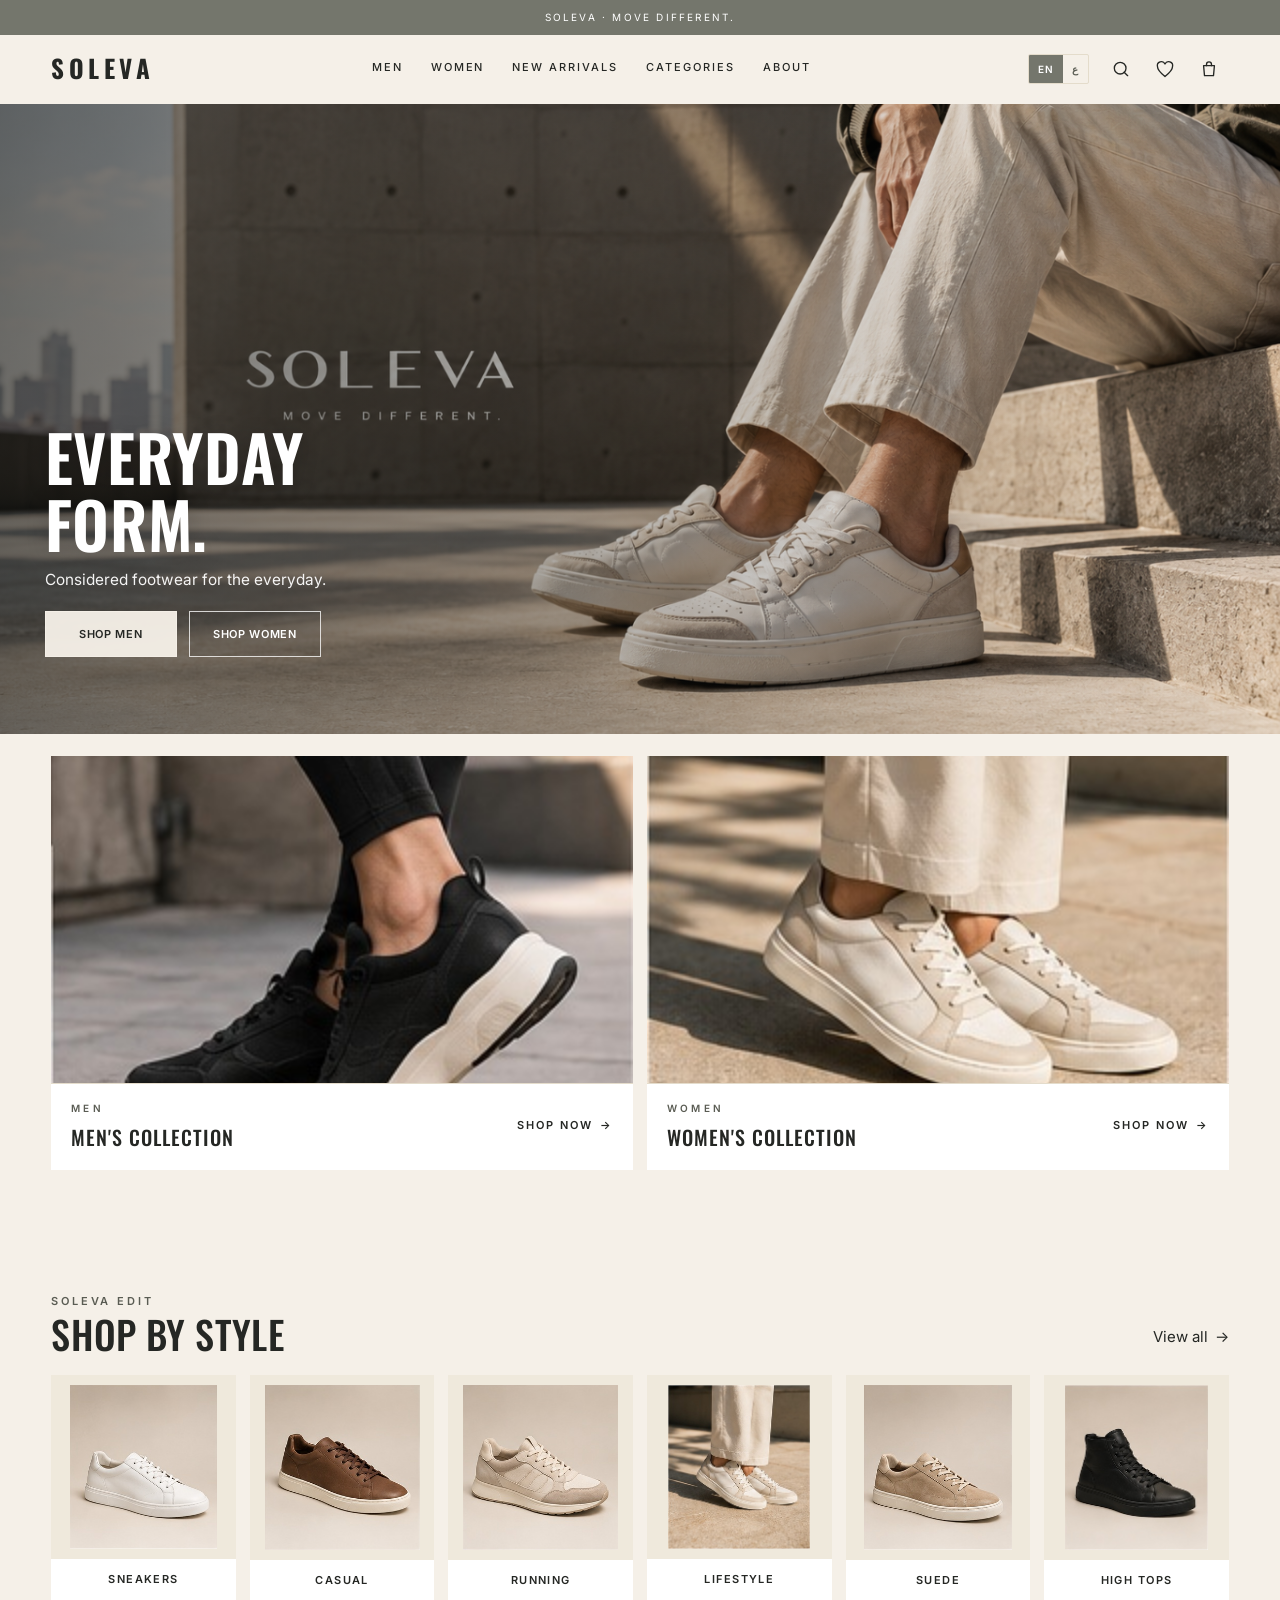
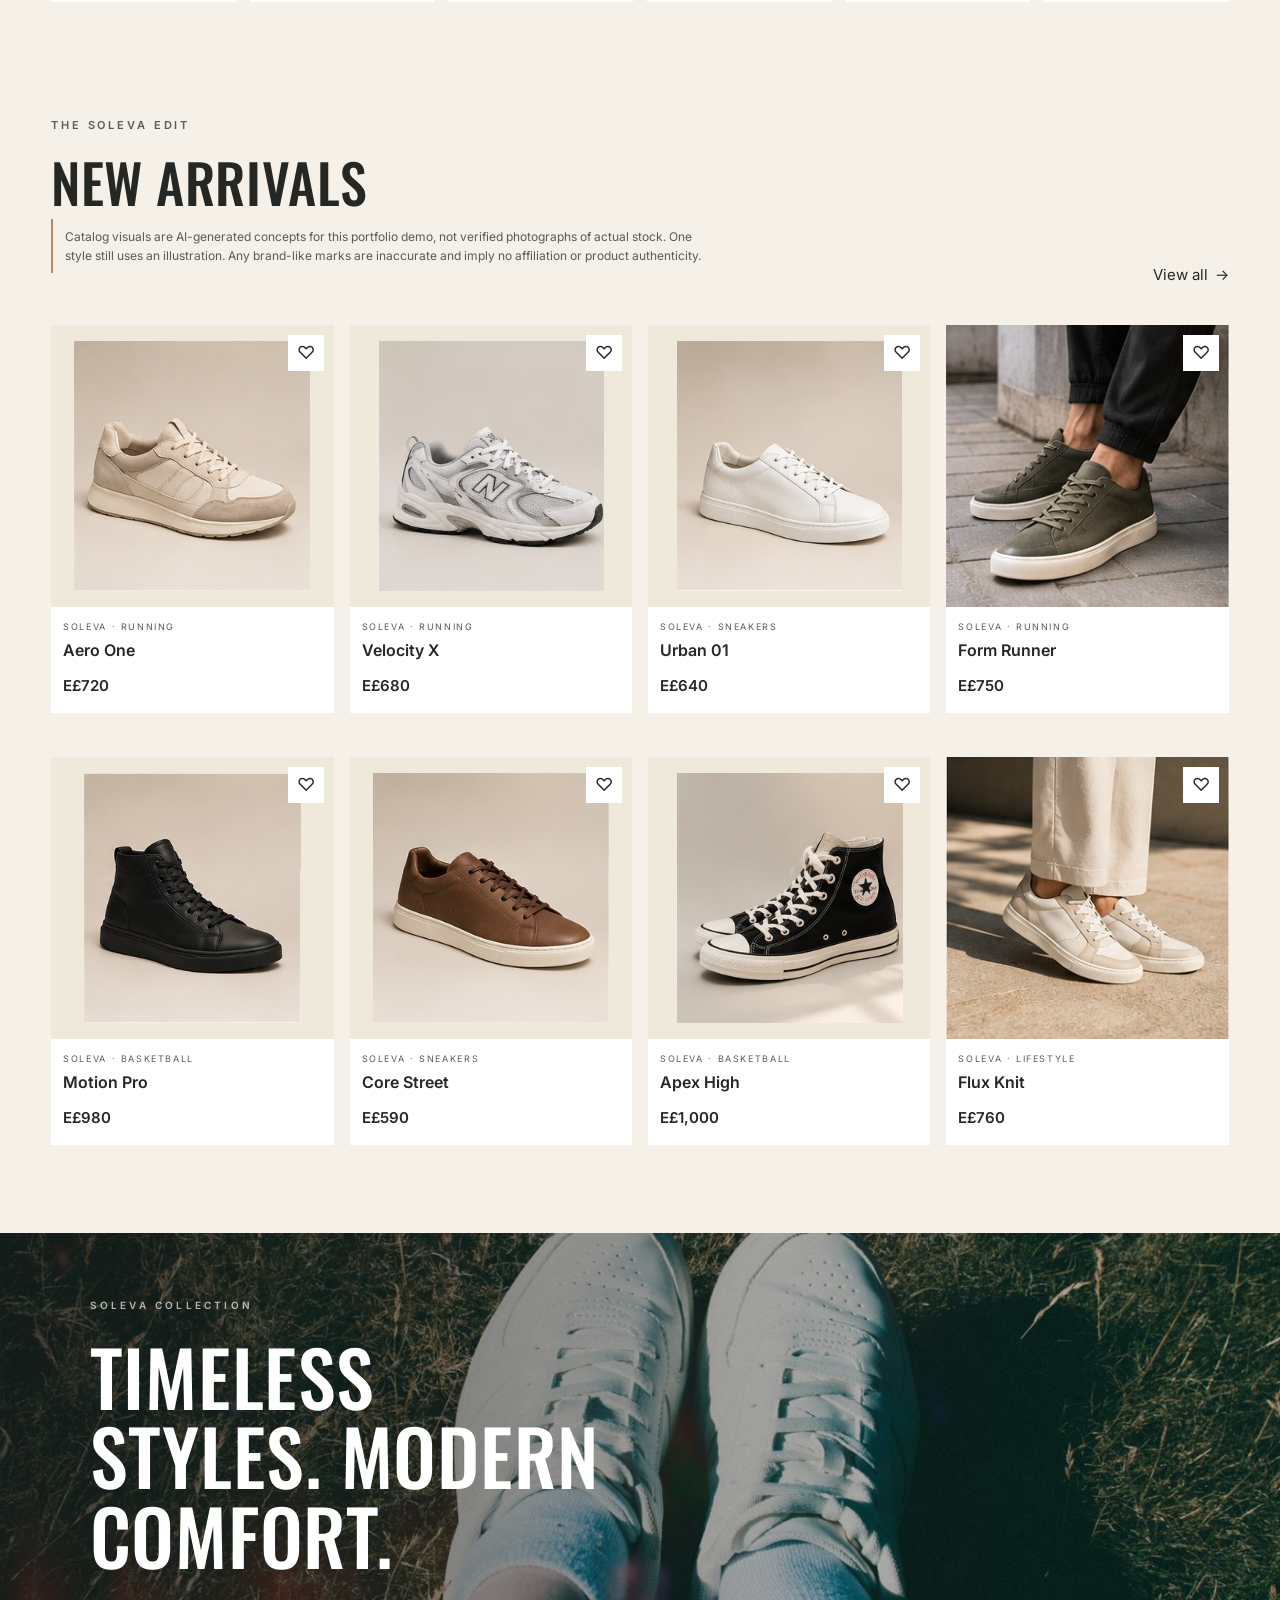
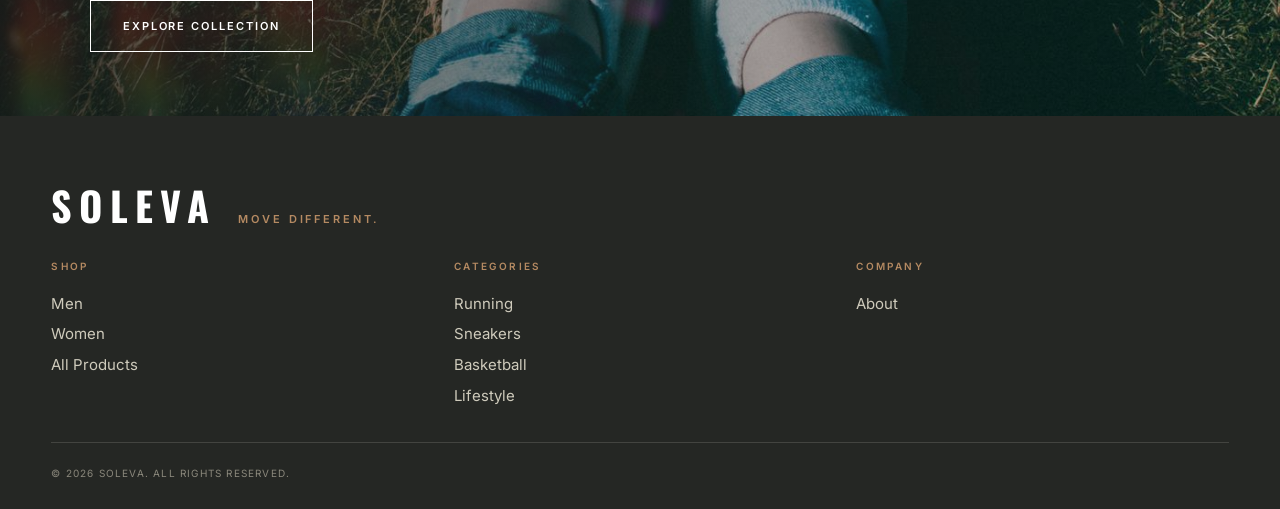
<file: index.html>
<!DOCTYPE html>
<html lang="en">
<head>
<meta charset="utf-8"><meta name="viewport" content="width=device-width,initial-scale=1">
<script>/* pre-paint language restore (avoids dir flash) */try{var L=localStorage.getItem('soleva_lang');if(L!=='ar'&&L!=='en')L='en';document.documentElement.lang=L;document.documentElement.dir=L==='ar'?'rtl':'ltr'}catch(e){document.documentElement.lang='en';document.documentElement.dir='ltr'}</script>
<meta name="theme-color" content="#F5F0E8">
<title>SOLEVA — Move Different</title>
<meta name="description" content="SOLEVA is a modern premium footwear brand for men and women — running, sneakers, basketball and lifestyle. Move different.">
<meta property="og:title" content="SOLEVA — Premium Footwear"><meta property="og:description" content="Modern premium footwear for men and women. Move different."><meta property="og:type" content="website">
<link rel="icon" href="data:image/svg+xml,%3Csvg xmlns='http://www.w3.org/2000/svg' viewBox='0 0 32 32'%3E%3Crect width='32' height='32' fill='%2374766C'/%3E%3Ctext x='16' y='23' font-family='Arial,sans-serif' font-size='17' font-weight='bold' fill='%23F5F0E8' text-anchor='middle'%3ES%3C/text%3E%3C/svg%3E">
<link rel="preconnect" href="https://fonts.googleapis.com"><link rel="preconnect" href="https://fonts.gstatic.com" crossorigin>
<link rel="preload" as="style" href="https://fonts.googleapis.com/css2?family=Cairo:wght@400;500;600;700&family=Inter:wght@400;500;600&family=Oswald:wght@500;700&display=swap"><link rel="stylesheet" href="https://fonts.googleapis.com/css2?family=Cairo:wght@400;500;600;700&family=Inter:wght@400;500;600&family=Oswald:wght@500;700&display=swap" media="print" onload="this.media='all'"><noscript><link rel="stylesheet" href="https://fonts.googleapis.com/css2?family=Inter:wght@400;500;600&display=swap"></noscript>
<link rel="stylesheet" href="css/style.css">
</head>
<body data-page="home">
<div id="hdr"></div>
<main id="main">
<section class="hero" aria-label="SOLEVA collection"><div class="hin"><h1><span data-i18n="hero.title1">Everyday</span><span data-i18n="hero.title2">form.</span></h1><p class="lead" data-i18n="hero.lead">Considered footwear for the everyday.</p><div class="btns"><a class="btn" href="shop.html?gender=Men"><b data-i18n="hero.shopmen">Shop Men</b></a><a class="btn ghost" href="shop.html?gender=Women"><b data-i18n="hero.shopwomen">Shop Women</b></a></div></div></section>
<section class="sec duo-sec" aria-label="Shop men and women"><div class="duo"><a class="duocard reveal" href="shop.html?gender=Men"><div class="dimg"><img data-p="14" data-i="0" loading="lazy" data-i18n-alt="duo.men.alt" alt="Men's collection editorial footwear"></div><div class="dinf"><div><p class="eye" data-i18n="nav.men">Men</p><h3 data-i18n="duo.men.h">Men's Collection</h3></div><span class="lnkarrow" data-i18n="duo.men.cta">Shop Now</span></div></a><a class="duocard reveal" href="shop.html?gender=Women"><div class="dimg"><img data-p="8" data-i="0" loading="lazy" data-i18n-alt="duo.women.alt" alt="Women's collection editorial footwear"></div><div class="dinf"><div><p class="eye" data-i18n="nav.women">Women</p><h3 data-i18n="duo.women.h">Women's Collection</h3></div><span class="lnkarrow" data-i18n="duo.women.cta">Shop Now</span></div></a></div></section>
<section class="sec style-sec" aria-label="Shop by style"><div class="shead"><div><p class="lab" data-i18n="style.kicker">SOLEVA EDIT</p><h2 data-i18n="cats.lab">Shop by Style</h2></div><a class="lnkarrow" href="shop.html" data-i18n="gen.viewall">View all</a></div><div class="style-grid"><a class="style-card reveal" href="product.html?id=3"><div class="style-img"><img data-p="3" data-i="0" loading="lazy" data-i18n-alt="style.sneakers.alt" alt="Minimal white sneaker concept"></div><span data-i18n="style.sneakers">Sneakers</span></a><a class="style-card reveal" href="product.html?id=6"><div class="style-img"><img data-p="6" data-i="0" loading="lazy" data-i18n-alt="style.casual.alt" alt="Brown casual sneaker concept"></div><span data-i18n="style.casual">Casual</span></a><a class="style-card reveal" href="product.html?id=1"><div class="style-img"><img data-p="1" data-i="0" loading="lazy" data-i18n-alt="style.running.alt" alt="Neutral running shoe concept"></div><span data-i18n="style.running">Running</span></a><a class="style-card reveal" href="product.html?id=8"><div class="style-img"><img data-p="8" data-i="0" loading="lazy" data-i18n-alt="style.lifestyle.alt" alt="Lifestyle sneaker concept"></div><span data-i18n="style.lifestyle">Lifestyle</span></a><a class="style-card reveal" href="product.html?id=13"><div class="style-img"><img data-p="13" data-i="0" loading="lazy" data-i18n-alt="style.suede.alt" alt="Neutral suede sneaker concept"></div><span data-i18n="style.suede">Suede</span></a><a class="style-card reveal" href="product.html?id=5"><div class="style-img"><img data-p="5" data-i="0" loading="lazy" data-i18n-alt="style.highTop.alt" alt="Black high-top concept"></div><span data-i18n="style.highTop">High Tops</span></a></div></section>
<section class="sec collection-sec" id="collection"><div class="shead"><div><p class="lab" data-i18n="collection.kicker">THE SOLEVA EDIT</p><h2 data-i18n="sec.new">New Arrivals</h2><p class="sub photo-note" data-i18n="catalog.photoNote">AI-generated concept images for a portfolio demo, not photographs of actual stock products.</p></div><a class="lnkarrow" href="shop.html" data-i18n="gen.viewall">View all</a></div><div class="grid" id="newGrid"></div></section>
<section class="campaign reveal" id="about"><img src="assets/photography/lifestyle-white-sneakers.jpeg" loading="lazy" alt="Lifestyle photograph of white sneakers outdoors; editorial reference, not a catalog product image"><div class="campaign-copy"><p class="eye" data-i18n="campaign.kicker">SOLEVA COLLECTION</p><h2 data-i18n="campaign.h">Timeless styles. Modern comfort.</h2><a class="btn ghost" href="shop.html" data-i18n="campaign.cta">Explore collection</a></div></section>
</main>
<div id="ftr"></div>
<script src="js/i18n.js"></script><script src="js/products.js"></script><script src="js/app.js"></script>
</body>
</html>
</file>
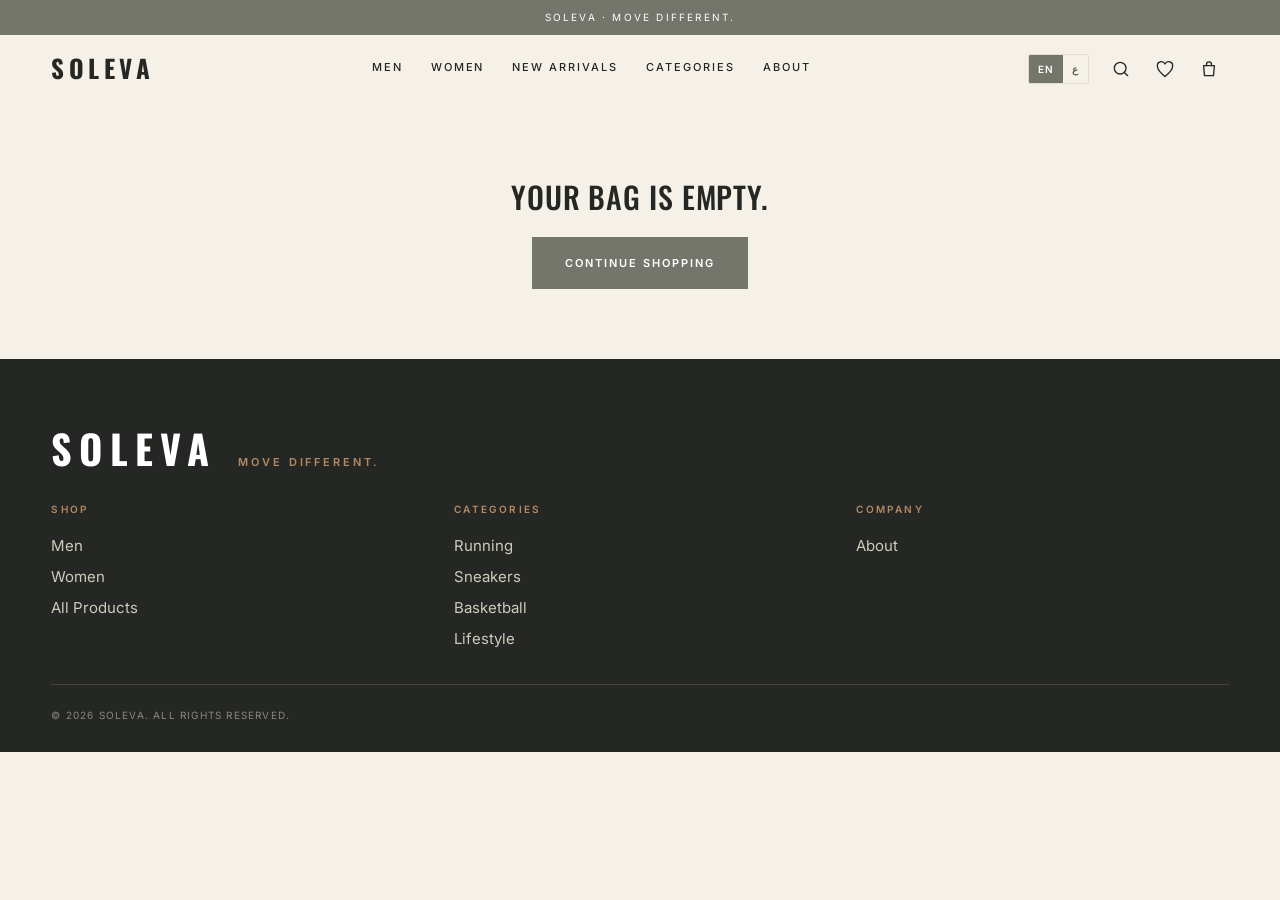
<file: checkout.html>
<!DOCTYPE html>
<html lang="en">
<head>
<meta charset="utf-8"><meta name="viewport" content="width=device-width,initial-scale=1">
<script>/* pre-paint language restore (avoids dir flash) */try{var L=localStorage.getItem('soleva_lang');if(L!=='ar'&&L!=='en')L='en';document.documentElement.lang=L;document.documentElement.dir=L==='ar'?'rtl':'ltr'}catch(e){document.documentElement.lang='en';document.documentElement.dir='ltr'}</script>
<meta name="theme-color" content="#F5F0E8">
<title>Checkout — SOLEVA</title>
<meta name="description" content="Secure SOLEVA checkout.">
<meta property="og:title" content="Checkout — SOLEVA"><meta property="og:description" content="Secure SOLEVA checkout."><meta property="og:type" content="website">
<link rel="icon" href="data:image/svg+xml,%3Csvg xmlns='http://www.w3.org/2000/svg' viewBox='0 0 32 32'%3E%3Crect width='32' height='32' fill='%2374766C'/%3E%3Ctext x='16' y='23' font-family='Arial,sans-serif' font-size='17' font-weight='bold' fill='%23F5F0E8' text-anchor='middle'%3ES%3C/text%3E%3C/svg%3E">
<link rel="preconnect" href="https://fonts.googleapis.com"><link rel="preconnect" href="https://fonts.gstatic.com" crossorigin>
<link rel="preload" as="style" href="https://fonts.googleapis.com/css2?family=Cairo:wght@400;500;600;700&family=Inter:wght@400;500;600&family=Oswald:wght@500;700&display=swap"><link rel="stylesheet" href="https://fonts.googleapis.com/css2?family=Cairo:wght@400;500;600;700&family=Inter:wght@400;500;600&family=Oswald:wght@500;700&display=swap" media="print" onload="this.media='all'"><noscript><link rel="stylesheet" href="https://fonts.googleapis.com/css2?family=Inter:wght@400;500;600&display=swap"></noscript>
<link rel="stylesheet" href="css/style.css">
</head>
<body data-page="checkout">
<div id="hdr"></div>
<main id="main"><div id="cmain"></div></main>
<div id="ftr"></div>
<script src="js/i18n.js"></script><script src="js/products.js"></script><script src="js/app.js"></script>
</body>
</html>
</file>
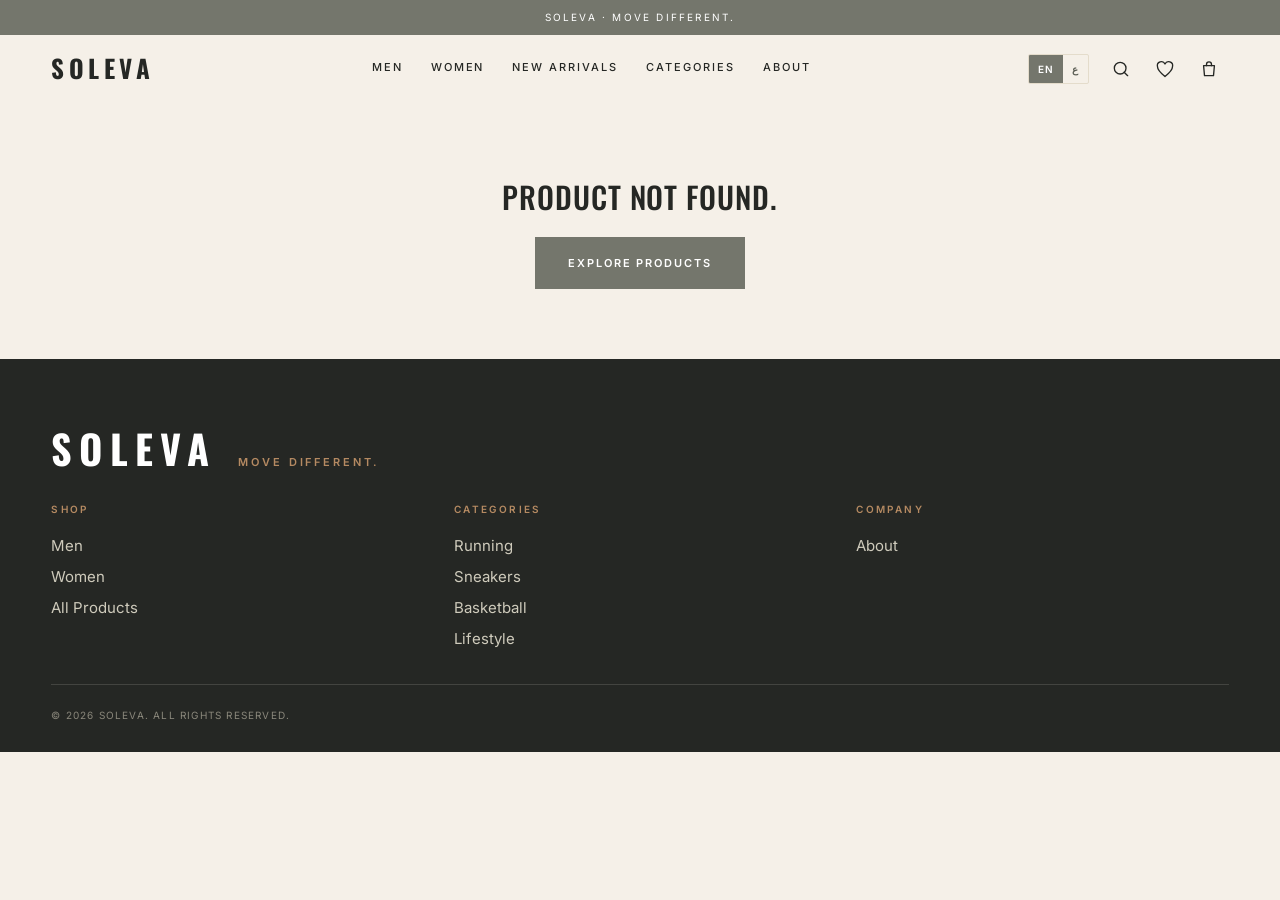
<file: product.html>
<!DOCTYPE html>
<html lang="en">
<head>
<meta charset="utf-8"><meta name="viewport" content="width=device-width,initial-scale=1">
<script>/* pre-paint language restore (avoids dir flash) */try{var L=localStorage.getItem('soleva_lang');if(L!=='ar'&&L!=='en')L='en';document.documentElement.lang=L;document.documentElement.dir=L==='ar'?'rtl':'ltr'}catch(e){document.documentElement.lang='en';document.documentElement.dir='ltr'}</script>
<meta name="theme-color" content="#F5F0E8">
<title>Product — SOLEVA</title>
<meta name="description" content="SOLEVA footwear product details.">
<meta property="og:title" content="Product — SOLEVA"><meta property="og:description" content="SOLEVA footwear product details."><meta property="og:type" content="website">
<link rel="icon" href="data:image/svg+xml,%3Csvg xmlns='http://www.w3.org/2000/svg' viewBox='0 0 32 32'%3E%3Crect width='32' height='32' fill='%2374766C'/%3E%3Ctext x='16' y='23' font-family='Arial,sans-serif' font-size='17' font-weight='bold' fill='%23F5F0E8' text-anchor='middle'%3ES%3C/text%3E%3C/svg%3E">
<link rel="preconnect" href="https://fonts.googleapis.com"><link rel="preconnect" href="https://fonts.gstatic.com" crossorigin>
<link rel="preload" as="style" href="https://fonts.googleapis.com/css2?family=Cairo:wght@400;500;600;700&family=Inter:wght@400;500;600&family=Oswald:wght@500;700&display=swap"><link rel="stylesheet" href="https://fonts.googleapis.com/css2?family=Cairo:wght@400;500;600;700&family=Inter:wght@400;500;600&family=Oswald:wght@500;700&display=swap" media="print" onload="this.media='all'"><noscript><link rel="stylesheet" href="https://fonts.googleapis.com/css2?family=Inter:wght@400;500;600&display=swap"></noscript>
<link rel="stylesheet" href="css/style.css">
</head>
<body data-page="product">
<div id="hdr"></div>
<main id="main"><div id="pmain"></div></main>
<div id="ftr"></div>
<script src="js/i18n.js"></script><script src="js/products.js"></script><script src="js/app.js"></script>
</body>
</html>
</file>
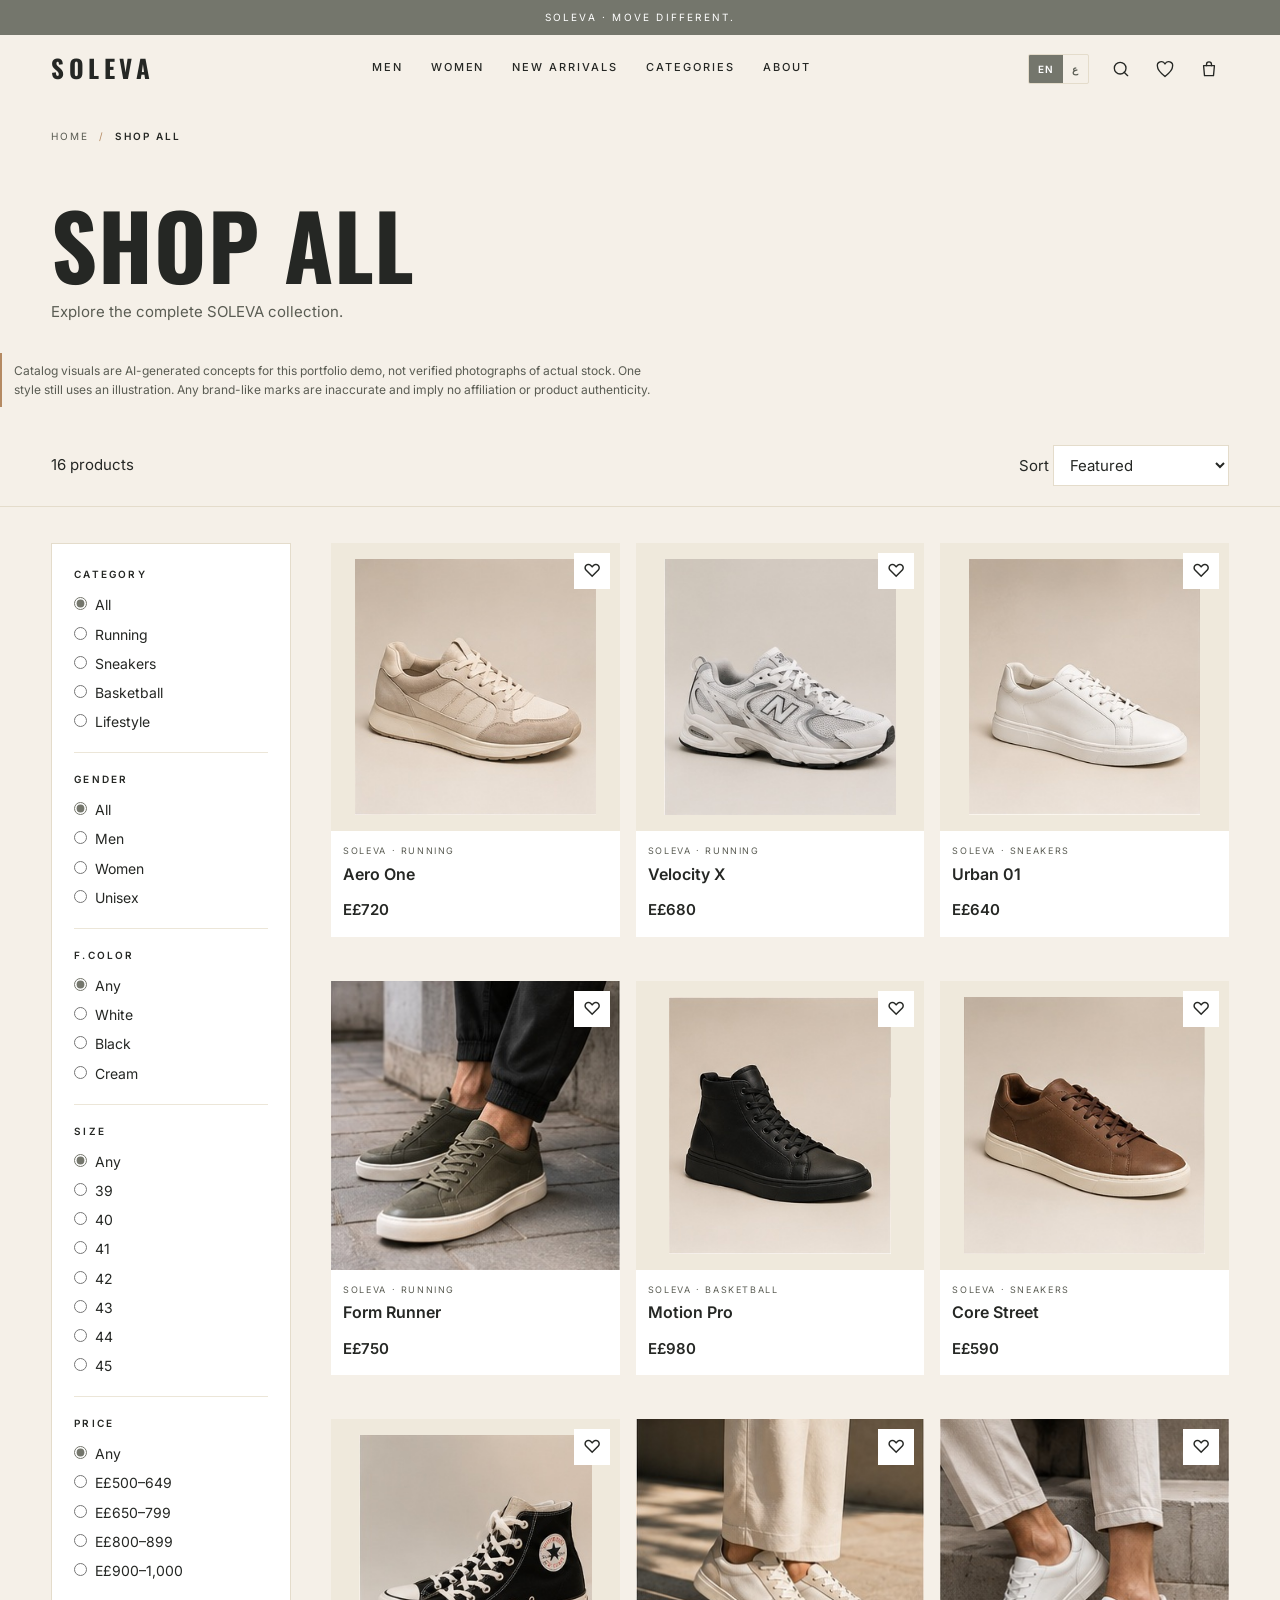
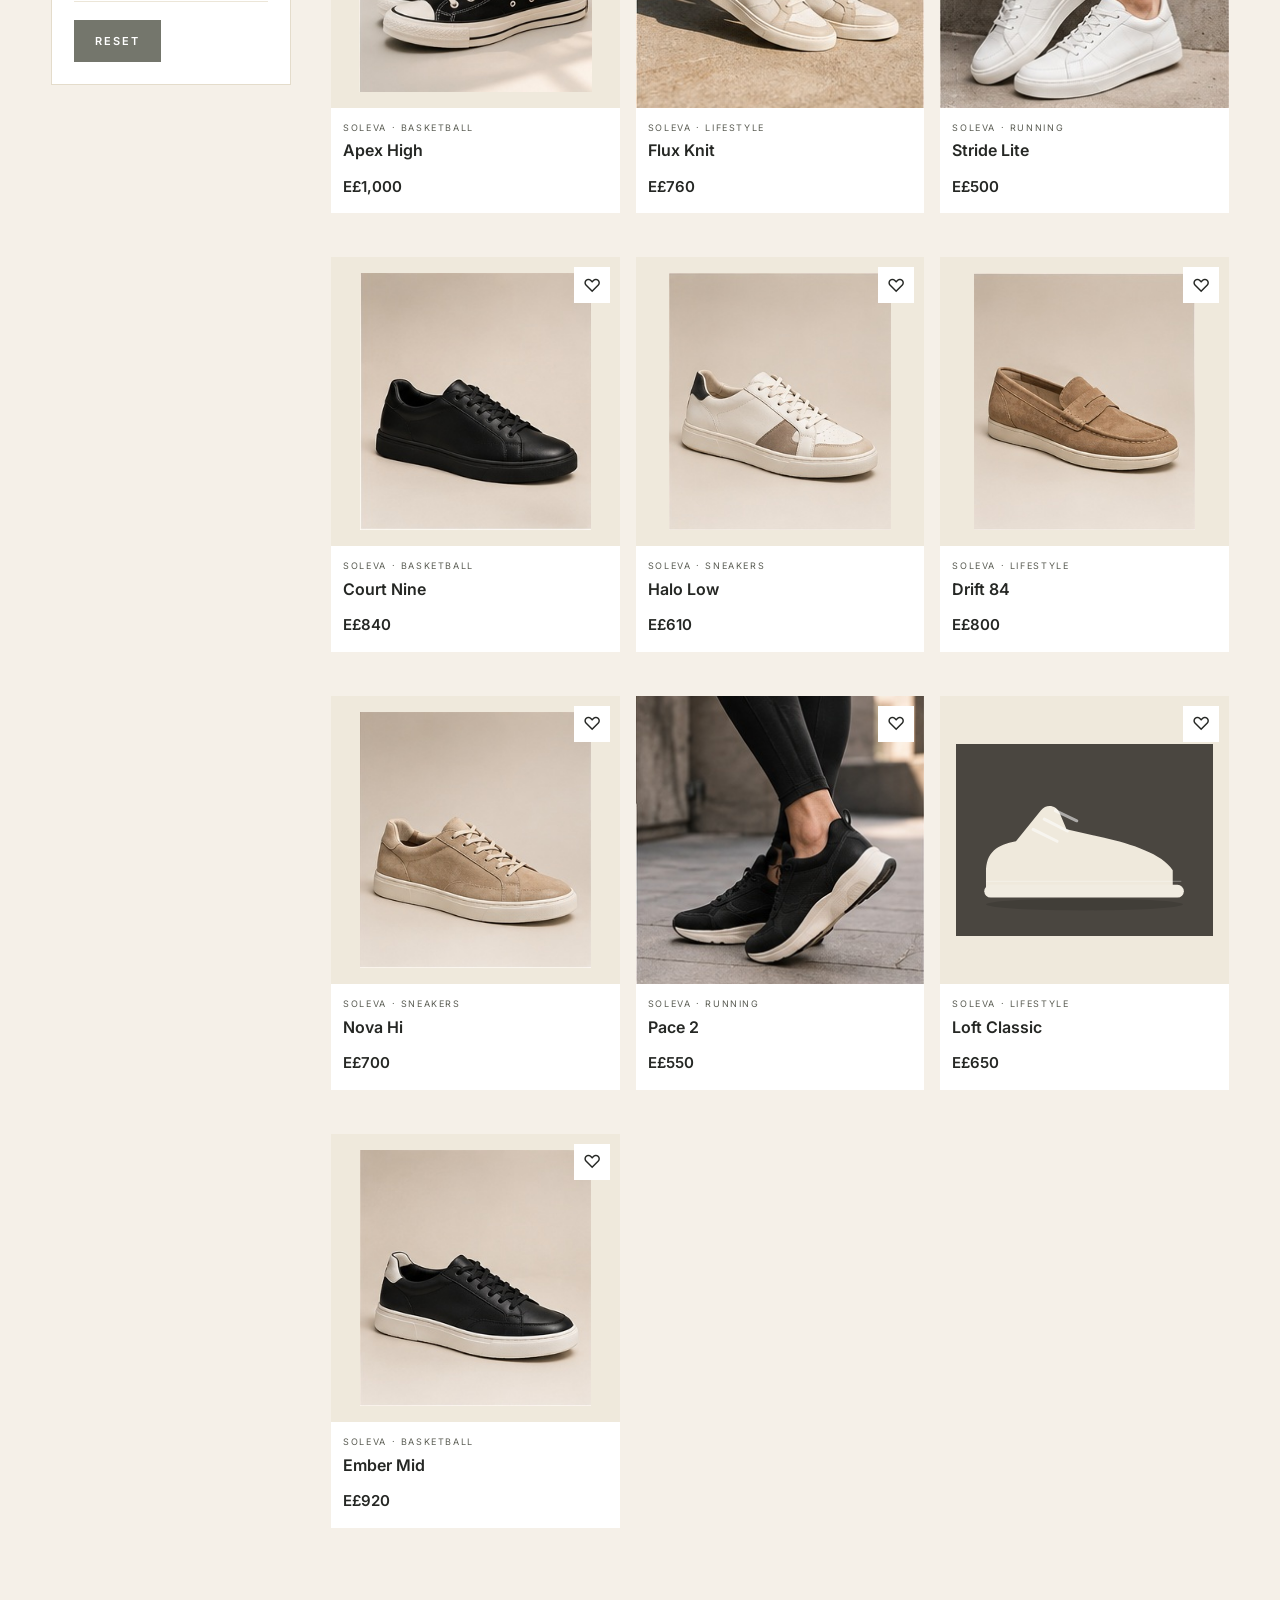
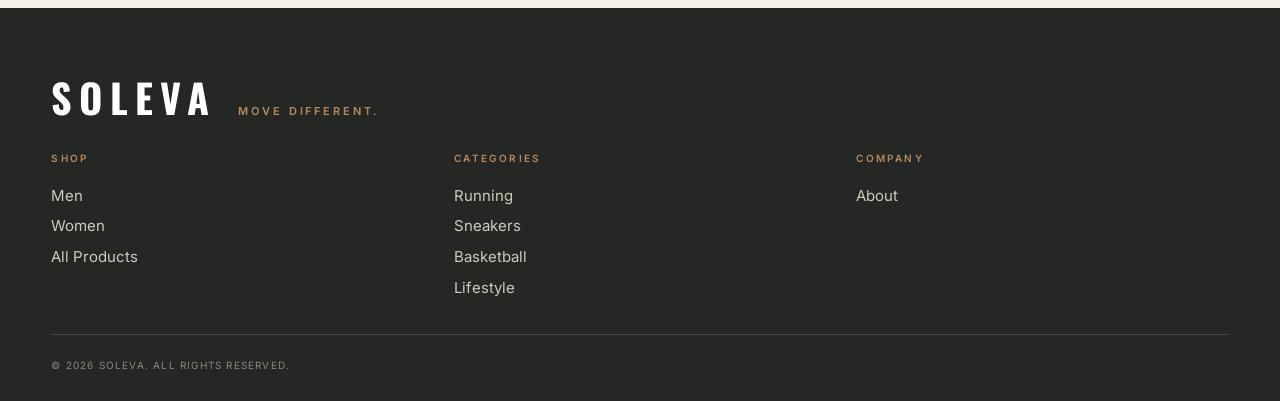
<file: shop.html>
<!DOCTYPE html>
<html lang="en">
<head>
<meta charset="utf-8"><meta name="viewport" content="width=device-width,initial-scale=1">
<script>/* pre-paint language restore (avoids dir flash) */try{var L=localStorage.getItem('soleva_lang');if(L!=='ar'&&L!=='en')L='en';document.documentElement.lang=L;document.documentElement.dir=L==='ar'?'rtl':'ltr'}catch(e){document.documentElement.lang='en';document.documentElement.dir='ltr'}</script>
<meta name="theme-color" content="#F5F0E8">
<title>Shop All — SOLEVA</title>
<meta name="description" content="Explore the complete SOLEVA footwear collection: running, sneakers, basketball and lifestyle.">
<meta property="og:title" content="Shop All — SOLEVA"><meta property="og:description" content="Explore the complete SOLEVA footwear collection."><meta property="og:type" content="website">
<link rel="icon" href="data:image/svg+xml,%3Csvg xmlns='http://www.w3.org/2000/svg' viewBox='0 0 32 32'%3E%3Crect width='32' height='32' fill='%2374766C'/%3E%3Ctext x='16' y='23' font-family='Arial,sans-serif' font-size='17' font-weight='bold' fill='%23F5F0E8' text-anchor='middle'%3ES%3C/text%3E%3C/svg%3E">
<link rel="preconnect" href="https://fonts.googleapis.com"><link rel="preconnect" href="https://fonts.gstatic.com" crossorigin>
<link rel="preload" as="style" href="https://fonts.googleapis.com/css2?family=Cairo:wght@400;500;600;700&family=Inter:wght@400;500;600&family=Oswald:wght@500;700&display=swap"><link rel="stylesheet" href="https://fonts.googleapis.com/css2?family=Cairo:wght@400;500;600;700&family=Inter:wght@400;500;600&family=Oswald:wght@500;700&display=swap" media="print" onload="this.media='all'"><noscript><link rel="stylesheet" href="https://fonts.googleapis.com/css2?family=Inter:wght@400;500;600&display=swap"></noscript>
<link rel="stylesheet" href="css/style.css">
</head>
<body data-page="shop">
<div id="hdr"></div>
<main id="main"><nav class="crumbs" id="crumbs" aria-label="Breadcrumb"></nav><header class="page"><h1 id="ptitle" data-i18n="shop.all.title">Shop All</h1><p id="pdesc" data-i18n="shop.all.desc">Explore the complete SOLEVA collection.</p></header>
<p class="photo-note" data-i18n="catalog.photoNote">Product photography is pending; catalog visuals are concept illustrations.</p><div class="tools"><button class="btn sm fbtn" data-filters data-i18n="tools.filters">Filters</button><span id="count" aria-live="polite"></span><label><span data-i18n="gen.sort">Sort</span> <select id="sort" aria-label="Sort products"><option value="featured" data-i18n="sort.featured">Featured</option><option value="low" data-i18n="sort.low">Price: Low to High</option><option value="high" data-i18n="sort.high">Price: High to Low</option><option value="name" data-i18n="sort.name">Name: A to Z</option></select></label></div>
<div class="shop"><aside id="filters" aria-label="Filters"></aside><div class="grid g3" id="grid"></div></div></main>
<div id="ftr"></div>
<script src="js/i18n.js"></script><script src="js/products.js"></script><script src="js/app.js"></script>
</body>
</html>
</file>
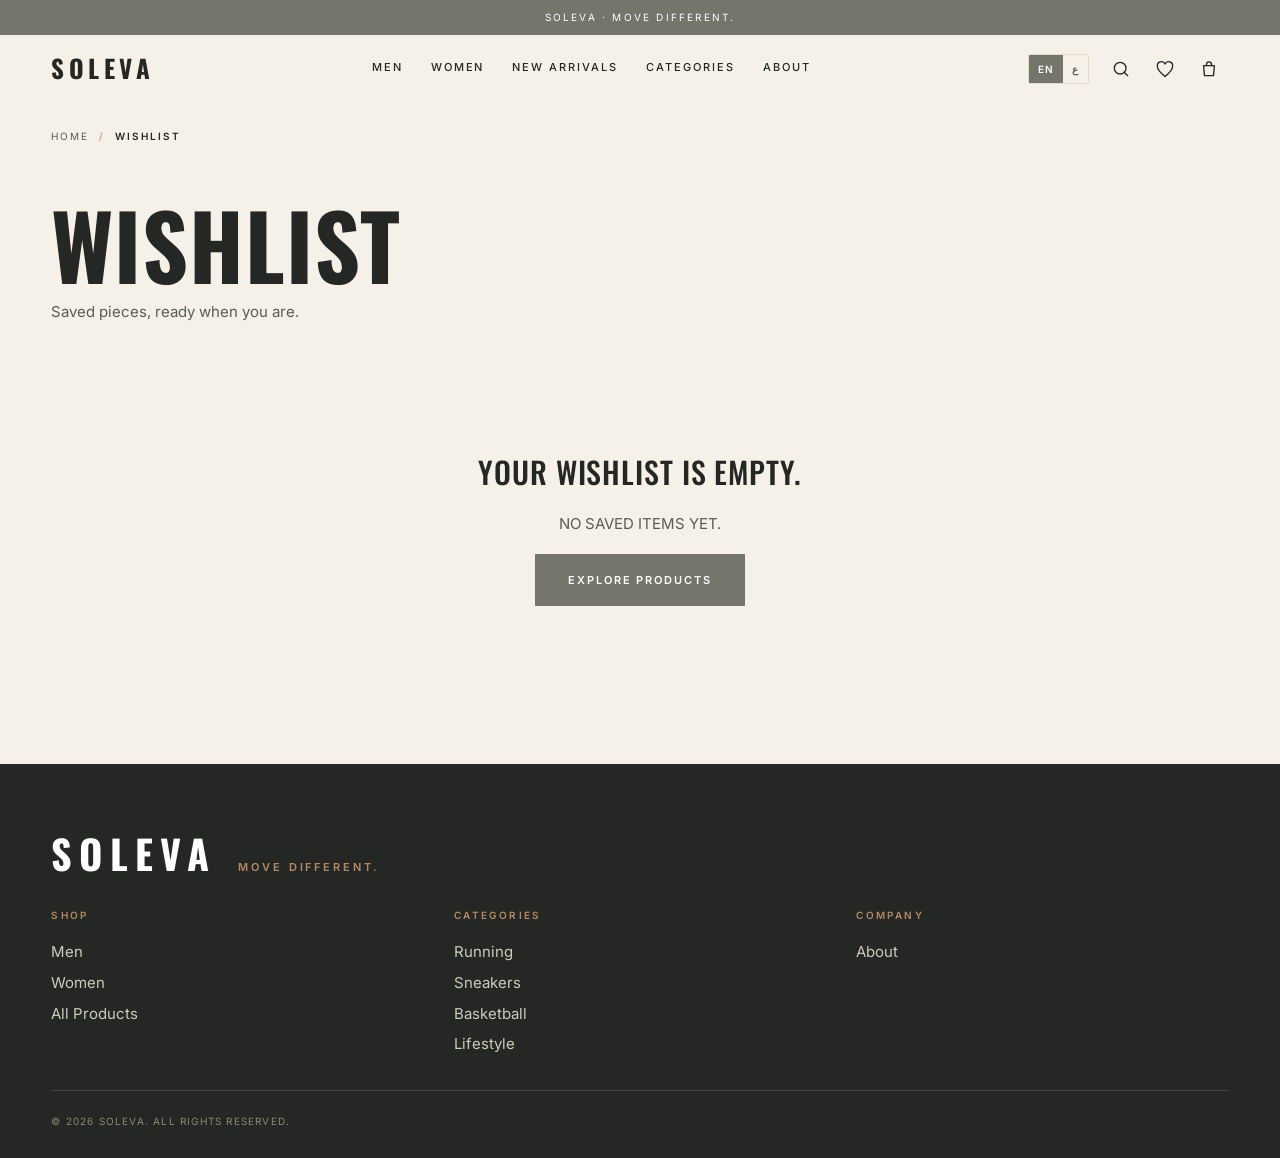
<file: wishlist.html>
<!DOCTYPE html>
<html lang="en">
<head>
<meta charset="utf-8"><meta name="viewport" content="width=device-width,initial-scale=1">
<script>/* pre-paint language restore (avoids dir flash) */try{var L=localStorage.getItem('soleva_lang');if(L!=='ar'&&L!=='en')L='en';document.documentElement.lang=L;document.documentElement.dir=L==='ar'?'rtl':'ltr'}catch(e){document.documentElement.lang='en';document.documentElement.dir='ltr'}</script>
<meta name="theme-color" content="#F5F0E8">
<title>Wishlist — SOLEVA</title>
<meta name="description" content="Your saved SOLEVA products.">
<meta property="og:title" content="Wishlist — SOLEVA"><meta property="og:description" content="Your saved SOLEVA products."><meta property="og:type" content="website">
<link rel="icon" href="data:image/svg+xml,%3Csvg xmlns='http://www.w3.org/2000/svg' viewBox='0 0 32 32'%3E%3Crect width='32' height='32' fill='%2374766C'/%3E%3Ctext x='16' y='23' font-family='Arial,sans-serif' font-size='17' font-weight='bold' fill='%23F5F0E8' text-anchor='middle'%3ES%3C/text%3E%3C/svg%3E">
<link rel="preconnect" href="https://fonts.googleapis.com"><link rel="preconnect" href="https://fonts.gstatic.com" crossorigin>
<link rel="preload" as="style" href="https://fonts.googleapis.com/css2?family=Cairo:wght@400;500;600;700&family=Inter:wght@400;500;600&family=Oswald:wght@500;700&display=swap"><link rel="stylesheet" href="https://fonts.googleapis.com/css2?family=Cairo:wght@400;500;600;700&family=Inter:wght@400;500;600&family=Oswald:wght@500;700&display=swap" media="print" onload="this.media='all'"><noscript><link rel="stylesheet" href="https://fonts.googleapis.com/css2?family=Inter:wght@400;500;600&display=swap"></noscript>
<link rel="stylesheet" href="css/style.css">
</head>
<body data-page="wishlist">
<div id="hdr"></div>
<main id="main"><nav class="crumbs" aria-label="Breadcrumb"><a href="index.html" data-i18n="gen.home">Home</a><span aria-hidden="true">/</span><b aria-current="page" data-i18n="wish.title">Wishlist</b></nav><header class="page"><h1 data-i18n="wish.title">Wishlist</h1><p data-i18n="wish.sub">Saved pieces, ready when you are.</p></header><div class="sec" style="padding-top:36px"><div class="grid" id="wgrid"></div></div></main>
<div id="ftr"></div>
<script src="js/i18n.js"></script><script src="js/products.js"></script><script src="js/app.js"></script>
</body>
</html>
</file>
<file: css/style.css>
/* =========================================================
   SOLEVA — Design System
   Palette: olive #74766C · ivory #F5F0E8 · white #FFFFFF
            camel #B58A62 · charcoal #252724
   ========================================================= */
:root{
  --color-primary:#74766C;   /* muted olive gray — signature brand color */
  --color-background:#F5F0E8;/* warm ivory */
  --color-surface:#FFFFFF;   /* clean white surfaces */
  --color-accent:#B58A62;    /* camel brown — secondary accent only */
  --color-text:#252724;      /* charcoal */
  --mut:#5A5C53;             /* secondary text — darkened olive for AA contrast */
  --line:#E4DCCB;            /* hairline borders (ivory-tone) */
  --line-soft:#ECE6D8;
  --ivory-2:#EFE9DC;         /* soft ivory fill for image wells */
  --ivory-soft:rgba(245,240,232,.72);
  --ease:cubic-bezier(.2,.7,.2,1)
}
*{box-sizing:border-box;margin:0;padding:0}
html{scroll-behavior:smooth;scroll-padding-top:80px}
body{font:15px/1.65 Inter,system-ui,sans-serif;background:var(--color-background);color:var(--color-text);overflow-x:hidden;-webkit-font-smoothing:antialiased}
img{max-width:100%;display:block}
button{font:inherit;color:inherit;cursor:pointer;border:0;background:none}
a{color:inherit;text-decoration:none}
input,select{font:inherit;color:inherit}
::selection{background:var(--color-primary);color:#fff}
:focus-visible{outline:2px solid var(--color-primary);outline-offset:2px}
h1,h2,.logo{font-family:Oswald,Inter,sans-serif;text-transform:uppercase;line-height:.98;letter-spacing:.01em;font-weight:500}
h2{font-size:clamp(30px,4.4vw,54px)}
.hide{display:none!important}
.skip{position:fixed;left:14px;top:-64px;z-index:300;background:var(--color-text);color:#fff;padding:11px 18px;font-size:11px;letter-spacing:.16em;text-transform:uppercase;transition:top .25s var(--ease)}
.skip:focus{top:14px}

/* ---------- Header ---------- */
.bar{background:var(--color-primary);color:#fff;text-align:center;font-size:10px;letter-spacing:.22em;padding:9px 4vw}
.nav{position:sticky;top:0;z-index:50;display:flex;align-items:center;justify-content:space-between;gap:16px;padding:14px 4vw;background:var(--color-background);border-bottom:1px solid transparent;transition:border-color .3s}
.nav.menu-open{z-index:110}
.nav.sc{border-bottom-color:var(--line)}
.logo{font-size:25px;font-weight:700;letter-spacing:.18em}
#menu{display:flex;gap:28px;font-size:11px;letter-spacing:.18em;text-transform:uppercase;font-weight:500}
#menu a,.lnkarrow,.pop a{background:linear-gradient(currentColor,currentColor) 0 100%/0 1px no-repeat;transition:background-size .35s var(--ease);padding-bottom:3px}
#menu a:hover,.lnkarrow:hover,.pop a:hover{background-size:100% 1px}
.burger{display:none}
.acts{display:flex;align-items:center;gap:4px}
.ic{position:relative;min-width:40px;height:40px;font-size:19px;display:inline-flex;align-items:center;justify-content:center;border-radius:2px;transition:background .25s}
.ic:hover{background:rgba(116,118,108,.14)}
.ic svg{display:block}
.ic.burger{display:none}
.ic b{font:600 10px Inter;background:var(--color-primary);color:#fff;border-radius:9px;padding:1px 6px;margin-left:4px}
.ring{border:1px solid var(--line);margin-left:6px}
.ring:hover{background:var(--color-text);color:#fff;border-color:var(--color-text)}

/* ---------- Buttons ---------- */
.btn{display:inline-flex;align-items:center;gap:10px;background:var(--color-primary);color:#fff;padding:16px 32px;font-size:11px;font-weight:600;letter-spacing:.18em;text-transform:uppercase;border:1px solid var(--color-primary);transition:.3s var(--ease);justify-content:center}
.btn i{font-style:normal;transition:transform .3s var(--ease)}
.btn:hover{background:var(--color-text);border-color:var(--color-text)}
.btn:hover i{transform:translateX(5px)}
.btn.ghost{background:transparent;color:var(--color-text);border-color:var(--color-text)}
.btn.ghost:hover{background:var(--color-text);color:var(--color-background)}
.btn:disabled{opacity:.45;cursor:not-allowed}
.btn.sm{padding:11px 20px}
.btn.full{width:100%;margin-top:16px}
.feat .btn{background:#fff;color:var(--color-text);border-color:#fff}
.feat .btn:hover{background:var(--color-accent);border-color:var(--color-accent);color:#fff}
.news .btn{background:#fff;color:var(--color-text);border-color:#fff}
.news .btn:hover{background:var(--color-text);color:#fff;border-color:var(--color-text)}

/* ---------- Hero ---------- */
.hero{position:relative;isolation:isolate;height:clamp(520px,70vh,760px);min-height:0;overflow:hidden;padding:0;background-color:var(--color-text);background-image:url('../assets/photography/soleva-home-hero.png');background-size:cover;background-position:center 58%}
.hero::before{content:"";position:absolute;inset:0;z-index:1;background:linear-gradient(90deg,rgba(20,22,20,.6) 0%,rgba(20,22,20,.34) 42%,rgba(20,22,20,.08) 78%,transparent 100%);pointer-events:none}
.hin{position:relative;z-index:2;display:flex;flex-direction:column;align-items:flex-start;justify-content:flex-end;width:100%;height:100%;padding:clamp(28px,3.5vw,48px);padding-bottom:clamp(36px,6vw,80px);color:#fff}
.eye{font-size:10px;letter-spacing:.32em;color:var(--mut);font-weight:600;margin-bottom:22px;text-transform:uppercase}
.hero .eye{color:rgba(255,255,255,.82)}
.hero h1{max-width:8ch;font-size:clamp(44px,5vw,68px);line-height:1.05;font-weight:600;margin-bottom:10px;text-shadow:0 2px 22px rgba(0,0,0,.18);white-space:normal}
.hero h1 span{display:block;animation:rise 1s var(--ease) both}
.hero h1 span+span{animation-delay:.12s}
.hin>*:not(h1){animation:rise 1s var(--ease) .3s both}
.hero .lead{color:rgba(255,255,255,.94);font-size:clamp(14px,1.2vw,17px);line-height:1.65;margin:0 0 18px;max-width:400px}
.btns{display:flex;gap:12px;flex-wrap:wrap;margin:0}
.hero .btn{min-width:132px;padding:13px 20px;background:rgba(245,240,232,.96);color:var(--color-text);border-color:rgba(245,240,232,.96);letter-spacing:.06em}
.hero .btn:hover{background:#fff;border-color:#fff}
.hero .btn.ghost{background:rgba(37,39,36,.12);color:#fff;border-color:rgba(255,255,255,.78)}
.hero .btn.ghost:hover{background:#fff;color:var(--color-text)}
.hmeta{list-style:none;display:flex;flex-wrap:wrap;gap:10px 26px;font-size:10px;letter-spacing:.16em;text-transform:uppercase;color:var(--mut);margin-bottom:26px}
.hmeta li{display:flex;align-items:center}
.hmeta li::before{content:"";width:5px;height:5px;border-radius:50%;background:var(--color-accent);margin-right:10px}
.hin .lnkarrow{font-size:11px;letter-spacing:.18em;text-transform:uppercase;font-weight:600}
@keyframes rise{from{opacity:0;transform:translateY(40px)}}
.reveal{opacity:0;transform:translateY(26px);transition:opacity .8s var(--ease),transform .8s var(--ease)}
.reveal.in{opacity:1;transform:none}

/* ---------- Sections ---------- */
.intro{padding:14vh 4vw;display:grid;grid-template-columns:2fr 1fr;gap:5vw;align-items:end}
.intro h2{font-size:clamp(48px,9vw,140px);font-weight:700}
.intro p{color:var(--mut);max-width:300px;justify-self:end;padding-bottom:14px}
.sec{padding:88px 4vw}
.duo-sec{padding-top:22px}
.style-sec{padding-top:36px;padding-bottom:72px}
.style-sec .shead{margin-bottom:22px}
.style-sec .shead .lab{margin-bottom:7px}
.style-sec .shead h2{font-size:clamp(27px,3vw,40px)}
.style-grid{display:grid;grid-template-columns:repeat(6,minmax(0,1fr));gap:14px}
.style-card{min-width:0;background:var(--color-surface);text-align:center;display:block}
.style-img{aspect-ratio:1;background:var(--ivory-2);overflow:hidden}
.style-img img{width:100%;height:100%;object-fit:contain;padding:10px;transition:transform .7s var(--ease)}
.style-card:hover .style-img img{transform:scale(1.06)}
.style-card>span{display:block;padding:11px 5px 13px;font-size:11px;font-weight:600;letter-spacing:.13em;text-transform:uppercase}
.collection-sec{padding-top:44px}
.lab{font:600 11px Inter;letter-spacing:.26em;color:var(--mut);margin-bottom:24px;text-transform:uppercase}
.sub{color:var(--mut);margin-top:10px}
.shead{display:flex;justify-content:space-between;align-items:flex-end;margin-bottom:34px;gap:20px}

/* ---------- Category cards ---------- */
.cats{display:grid;grid-template-columns:repeat(4,1fr);gap:14px}
.cc{position:relative;aspect-ratio:3/4;overflow:hidden;background:var(--ivory-2);color:#fff;display:block}
.cc img{width:100%;height:100%;object-fit:cover;transition:transform 1.4s var(--ease)}
.cc::after{content:"";position:absolute;inset:0;background:linear-gradient(to top,rgba(37,39,36,.58),rgba(37,39,36,.04) 55%)}
.cc:hover img{transform:scale(1.07)}
.cc span{position:absolute;z-index:2;left:22px;right:22px;bottom:22px;font:500 24px Oswald;letter-spacing:.06em;text-transform:uppercase;display:flex;justify-content:space-between;transition:transform .5s var(--ease)}
.cc:hover span{transform:translateY(-6px)}
.cc i{font-style:normal;transition:transform .4s var(--ease)}
.cc:hover i{transform:translateX(8px)}

/* ---------- Men / Women collection cards ---------- */
.duo{display:grid;grid-template-columns:1fr 1fr;gap:14px}
.duocard{background:var(--color-surface);display:block}
.dimg{aspect-ratio:4/3;overflow:hidden;background:var(--ivory-2)}
.dimg img{width:100%;height:100%;object-fit:cover;transition:transform 1.4s var(--ease)}
.duocard:hover .dimg img{transform:scale(1.06)}
.dinf{display:flex;align-items:center;justify-content:space-between;gap:16px;padding:22px 24px;border-top:1px solid var(--line)}
.dinf .eye{margin:0 0 5px}
.dinf h3{font-family:Oswald;font-size:20px;font-weight:500;letter-spacing:.05em;text-transform:uppercase}
.dinf .lnkarrow{font-size:11px;letter-spacing:.18em;text-transform:uppercase;font-weight:600;white-space:nowrap}

/* ---------- Product grid & cards ---------- */
.grid{display:grid;grid-template-columns:repeat(4,1fr);gap:44px 16px}
.g3{grid-template-columns:repeat(3,1fr)}
.card{background:var(--color-surface)}
.ph{position:relative;aspect-ratio:1;overflow:hidden;background:var(--ivory-2)}
.ph>a{display:block;height:100%}
.ph img{position:absolute;inset:0;width:100%;height:100%;object-fit:cover;transition:opacity .5s,transform 1s var(--ease)}
.ph img.fit-contain{object-fit:contain;padding:16px}
.ph img.fit-cover{object-fit:cover}
.ph .alt{opacity:0}
.card:hover .alt{opacity:1}
.card:hover .ph img{transform:scale(1.05)}
.tag{position:absolute;z-index:3;top:10px;left:10px;background:var(--color-primary);color:#fff;font:600 9px Inter;letter-spacing:.2em;padding:5px 8px}
.heart{position:absolute;top:10px;right:10px;width:36px;height:36px;font-size:18px;background:var(--color-surface);z-index:2;transition:transform .25s var(--ease);display:flex;align-items:center;justify-content:center;color:var(--color-text)}
.heart:hover{transform:scale(1.08)}
.heart.on{color:var(--color-accent);animation:pop .4s}
@keyframes pop{50%{transform:scale(1.4)}}
.qa{position:absolute;z-index:2;left:0;right:0;bottom:0;background:rgba(255,255,255,.96);padding:10px;display:flex;flex-wrap:wrap;gap:4px;align-items:center;transform:translateY(101%);transition:transform .4s var(--ease)}
.qa span{width:100%;font-size:10px;letter-spacing:.2em;color:var(--mut)}
.qa button{min-width:34px;height:30px;border:1px solid var(--line);font-size:12px;background:var(--color-surface)}
.qa button:hover{background:var(--color-primary);color:#fff;border-color:var(--color-primary)}
.card:hover .qa,.card:focus-within .qa{transform:none}
@media(hover:none){.qa{display:none}}
.inf{padding-top:14px}
.inf small{font-size:10px;letter-spacing:.18em;text-transform:uppercase;color:var(--mut)}
.inf h3{font-size:17px;font-weight:600}
.pr{display:flex;gap:10px;align-items:baseline;margin-top:4px}
.pr b{font-weight:600}
.pr s{color:var(--mut);font-size:13px}
.pr em{margin-left:auto;font-style:normal;font-size:12px;color:var(--mut)}
.slider{display:flex;gap:16px;overflow-x:auto;scroll-snap-type:x mandatory;scrollbar-width:none}
.slider::-webkit-scrollbar{display:none}
.slider .card{flex:0 0 calc(25% - 12px);scroll-snap-align:start}

/* ---------- Editorial sections ---------- */
.feat{display:grid;grid-template-columns:1.3fr 1fr;background:var(--color-text);color:var(--color-background)}
.feat img{width:100%;height:100%;min-height:520px;object-fit:cover}
.feat>div{padding:8vw 5vw;align-self:center}
.feat .eye{color:var(--color-accent)}
.feat h2,.about h2{font-size:clamp(44px,7vw,104px);font-weight:700;margin-bottom:22px}
.feat p{color:var(--ivory-soft);margin-bottom:12px;max-width:380px}
.feat .btn{margin-top:20px}
.about{display:grid;grid-template-columns:1fr 1fr;gap:5vw;padding:12vh 4vw;align-items:center}
.about p{color:var(--mut);max-width:400px;margin-top:12px}
.about img{width:100%;aspect-ratio:4/3;object-fit:cover}
.campaign{position:relative;isolation:isolate;min-height:390px;overflow:hidden;background:var(--color-text);color:#fff}
.campaign::before{content:"";position:absolute;inset:0;z-index:1;background:linear-gradient(90deg,rgba(24,26,24,.72),rgba(24,26,24,.35) 45%,rgba(24,26,24,.04) 100%)}
.campaign>img{position:absolute;inset:0;z-index:0;width:100%;height:100%;object-fit:cover;object-position:center 61%}
.campaign-copy{position:relative;z-index:2;min-height:390px;width:min(56%,700px);padding:64px 7vw;display:flex;flex-direction:column;justify-content:center;align-items:flex-start}
.campaign-copy .eye{color:var(--ivory-soft)}
.campaign-copy h2{font-size:clamp(38px,6vw,76px);line-height:1.05;margin-bottom:25px}
.campaign-copy .btn{border-color:#fff;color:#fff;background:transparent}
.campaign-copy .btn:hover{background:#fff;color:var(--color-text)}
.photo-note{color:var(--mut);font-size:12px;line-height:1.6;border-inline-start:2px solid var(--color-accent);padding:8px 12px;margin:10px 0 18px;max-width:680px}
.news{background:var(--color-primary);color:#fff;text-align:center;padding:96px 4vw}
.news .lab{color:var(--ivory-soft);margin-bottom:10px}
.news h2{margin:0 0 14px}
.nsub{color:var(--ivory-soft);max-width:440px;margin:0 auto 28px}
.news form{display:flex;max-width:480px;margin:auto;gap:10px}
.news input{flex:1;min-width:0;padding:15px;border:1px solid rgba(245,240,232,.55);background:transparent;color:#fff}
.news input::placeholder{color:rgba(245,240,232,.6)}
#nlm{margin-top:14px;font-size:13px}
#nlm.ok{color:#fff}
#nlm.bad{color:#FFDCCF}

/* ---------- Footer ---------- */
.foot{display:grid;grid-template-columns:repeat(3,minmax(0,1fr));gap:30px;padding:70px 4vw 28px;background:var(--color-text);color:#CFCBBC}
.fbrand{grid-column:1/-1;display:flex;align-items:baseline;gap:22px;flex-wrap:wrap}
.fbrand .logo{font-size:40px;color:#fff}
.fbrand p{color:var(--color-accent);letter-spacing:.26em;font-size:11px;font-weight:600}
.foot h4{font-size:10px;letter-spacing:.24em;margin-bottom:14px;color:var(--color-accent);font-weight:600}
.foot ul{list-style:none}
.foot li{padding:3px 0}
.foot li span{color:#8B887C}
.foot a:hover{color:#fff}
.foot small{grid-column:1/-1;border-top:1px solid rgba(245,240,232,.14);padding-top:22px;color:#8B887C;letter-spacing:.12em;font-size:10px}

/* ---------- Page headers, breadcrumbs, tools ---------- */
.page{padding:56px 4vw 18px}
.page h1{font-size:clamp(44px,7vw,92px);font-weight:700}
.page p{color:var(--mut);margin-top:12px;max-width:560px}
.crumbs{display:flex;flex-wrap:wrap;align-items:center;gap:10px;padding:24px 4vw 0;font-size:10px;letter-spacing:.2em;text-transform:uppercase;color:var(--mut)}
.crumbs a:hover{color:var(--color-text)}
.crumbs b{font-weight:600;color:var(--color-text)}
.crumbs span{color:var(--color-accent)}
.tools{display:flex;justify-content:space-between;align-items:center;padding:20px 4vw;gap:14px;flex-wrap:wrap;border-bottom:1px solid var(--line)}
.tools select{border:1px solid var(--line);background:var(--color-surface);padding:9px 12px}
.fbtn{display:none}

/* ---------- Shop layout & filters ---------- */
.shop{display:grid;grid-template-columns:240px 1fr;gap:40px;padding:36px 4vw 80px;align-items:start}
#filters{background:var(--color-surface);border:1px solid var(--line);padding:22px}
#filters fieldset{border:0;min-width:0;margin-bottom:18px;padding-bottom:16px;border-bottom:1px solid var(--line-soft)}
#filters legend{font-size:10px;letter-spacing:.22em;font-weight:600;margin-bottom:8px;text-transform:uppercase}
#filters label{display:block;padding:3px 0;cursor:pointer;font-size:14px}
#filters input{accent-color:var(--color-primary);margin-right:8px}
.fh{display:none;justify-content:space-between;align-items:center;margin-bottom:14px}
@media(min-width:1025px){#filters{position:sticky;top:96px}}
.empty{grid-column:1/-1;text-align:center;padding:70px 20px;display:flex;flex-direction:column;gap:18px;align-items:center}
.empty h3{font:500 30px Oswald;letter-spacing:.03em}
.empty p{color:var(--mut)}

/* ---------- Product detail ---------- */
.pdp{display:grid;grid-template-columns:1.25fr 1fr;gap:5vw;padding:36px 4vw 40px}
.gal{display:grid;grid-template-columns:76px 1fr;gap:12px;align-items:start}
.th{display:flex;flex-direction:column;gap:10px}
.th button{border:1px solid transparent;background:var(--ivory-2);padding:0}
.th .on{border-color:var(--color-text)}
.mainimg{background:var(--ivory-2);overflow:hidden}
.mainimg img{width:100%;aspect-ratio:1;object-fit:contain;padding:clamp(12px,3vw,32px);animation:fade .5s}
.mainimg img.fit-cover{object-fit:cover;padding:0}
@keyframes fade{from{opacity:.3}}
.pi small{letter-spacing:.24em;font-size:10px;color:var(--mut);text-transform:uppercase}
.pi h1{font-size:clamp(40px,5vw,68px);margin:6px 0 10px}
.big{font-size:24px}
.desc{color:var(--mut);margin:16px 0;max-width:52ch}
.avail{font-size:11px;letter-spacing:.14em;color:var(--color-primary);font-weight:600;text-transform:uppercase;margin-bottom:2px}
.avail.out{color:#B3261E}
.pi h4,.co h4,.sum h4{font-size:10px;letter-spacing:.22em;margin:24px 0 10px;text-transform:uppercase}
.opts{display:flex;gap:8px;flex-wrap:wrap}
.opts button{min-width:52px;padding:11px 16px;border:1px solid var(--line);background:var(--color-surface);transition:.2s}
.opts button:hover:not(:disabled){border-color:var(--color-text)}
.opts .on{background:var(--color-primary);border-color:var(--color-primary);color:#fff}
.opts button:disabled{color:#B9B4A6;text-decoration:line-through;cursor:not-allowed;background:transparent}
.qty{display:inline-flex;align-items:center;border:1px solid var(--line);background:var(--color-surface)}
.qty button{width:38px;height:38px}
.qty button:hover{background:var(--ivory-2)}
.qty span{min-width:34px;text-align:center;font-weight:600}
.row2{display:flex;gap:10px;margin-top:26px}
.row2 .btn{flex:1}
.row2 .heart{position:static;border:1px solid var(--line);width:52px;height:52px}
.perks{list-style:none;margin-top:26px;font-size:11px;letter-spacing:.16em;color:var(--mut);border-top:1px solid var(--line);text-transform:uppercase}
.perks li{padding:12px 0;border-bottom:1px solid var(--line)}

/* ---------- Checkout ---------- */
.co{display:grid;grid-template-columns:1.3fr 1fr;gap:5vw;padding:50px 4vw 80px;align-items:start}
.co h1{font-size:clamp(40px,5vw,64px)}
.fld{display:block;margin-bottom:12px}
.fld span{display:block;font-size:11px;letter-spacing:.08em;text-transform:uppercase;color:var(--mut);margin-bottom:5px}
.fld input{width:100%;padding:13px;border:1px solid var(--line);background:var(--color-surface)}
.fld input:focus{border-color:var(--color-text);outline:none}
.fld input.err{border-color:#B3261E}
.er{color:#B3261E;font-size:12px}
.two{display:grid;grid-template-columns:1fr 1fr;gap:12px}
.rad{display:block;padding:6px 0}
.rad input{accent-color:var(--color-primary)}
.sum{background:var(--color-surface);border:1px solid var(--line);padding:28px;position:sticky;top:96px}
.sum h4{margin-top:0}
.pnote{display:block;margin-top:12px;font-size:11px;color:var(--mut);text-align:center;letter-spacing:.04em}
.done{text-align:center;padding:12vh 4vw;display:flex;flex-direction:column;align-items:center;gap:16px}
.done h1{font-size:clamp(44px,7vw,90px)}
.done p{color:var(--mut)}
.no b{color:var(--color-text)}
.chk{width:84px;height:84px;border:2px solid var(--color-primary);border-radius:50%;font-size:38px;display:flex;align-items:center;justify-content:center;color:var(--color-primary);animation:pop .6s}

/* ---------- Overlays ---------- */
#scrim{position:fixed;inset:0;background:rgba(37,39,36,.5);opacity:0;pointer-events:none;transition:opacity .35s;z-index:80}
#scrim.open{opacity:1;pointer-events:auto}
.ov{position:fixed;inset:0;z-index:100;background:var(--color-background);opacity:0;visibility:hidden;transition:opacity .35s,visibility .35s;overflow:auto}
.ov.open{opacity:1;visibility:visible}
.ovin{max-width:860px;margin:auto;padding:8vh 5vw}
.srow{display:flex;justify-content:space-between;align-items:center;gap:20px}
.srow h2{font-size:clamp(28px,5vw,54px)}
#q{width:100%;border:0;border-bottom:2px solid var(--color-text);background:none;font-size:24px;padding:22px 0;margin:24px 0 16px;outline:0}
#q::placeholder{color:#B9B4A6}
.pop{display:flex;gap:20px;flex-wrap:wrap;font-size:13px;margin-bottom:20px}
.pop span{color:var(--mut);letter-spacing:.22em;font-size:10px;font-weight:600}
.sri{display:flex;gap:16px;align-items:center;padding:12px 0;border-bottom:1px solid var(--line)}
.sri img{width:72px;height:72px;object-fit:cover;background:var(--ivory-2)}
.sri b:last-child{margin-left:auto}
#cart{position:fixed;top:0;right:0;bottom:0;width:min(440px,100%);background:var(--color-background);z-index:100;display:flex;flex-direction:column;transform:translateX(105%);visibility:hidden;transition:transform .5s var(--ease),visibility 0s linear .5s;border-left:1px solid var(--line)}
#cart.open{transform:none;visibility:visible;transition:transform .5s var(--ease),visibility 0s}
#cart>header{display:flex;justify-content:space-between;align-items:center;padding:14px 24px;border-bottom:1px solid var(--line)}
#cart h3{font:500 22px Oswald;letter-spacing:.06em}
#cbody{flex:1;overflow:auto;padding:6px 24px}
#cfoot{padding:0 24px 24px}
.li{display:grid;grid-template-columns:80px 1fr auto;gap:14px;padding:16px 0;border-bottom:1px solid var(--line)}
.li img{width:80px;height:80px;object-fit:cover;background:var(--ivory-2)}
.li h4{font-size:14px;margin:0}
.li small{color:var(--mut)}
.li .qty{margin-top:8px}
.li .r{display:flex;flex-direction:column;justify-content:space-between;align-items:flex-end}
.lnk{font-size:12px;text-decoration:underline;color:var(--mut)}
.li.sm{grid-template-columns:56px 1fr auto}
.li.sm img{width:56px;height:56px}
.row{display:flex;justify-content:space-between;padding:6px 0;color:var(--mut)}
.row.tot{color:var(--color-text);font-weight:600;font-size:17px;border-top:1px solid var(--line);margin-top:8px;padding-top:14px}
#toast{position:fixed;left:50%;bottom:28px;z-index:200;background:var(--color-text);color:var(--color-background);padding:14px 26px;font-size:11px;letter-spacing:.16em;transform:translate(-50%,30px);opacity:0;transition:.4s var(--ease);pointer-events:none;max-width:92vw;text-align:center}
#toast.show{opacity:1;transform:translate(-50%,0)}

@media(prefers-reduced-motion:reduce){*{animation:none!important;transition:none!important}.reveal{opacity:1;transform:none}}

/* Responsive: 1200 / 1024 / 768 / 576 / 390 */
@media(max-width:1200px){
.grid{grid-template-columns:repeat(3,1fr)}.g3{grid-template-columns:repeat(2,1fr)}
.slider .card{flex-basis:calc(33.33% - 11px)}.foot{grid-template-columns:repeat(3,1fr)}}
@media(max-width:1024px){
.hero{height:clamp(500px,70vh,700px)}.hin{padding:clamp(28px,3.5vw,44px)}
.hero h1{font-size:clamp(48px,7vw,78px)}
.intro,.feat,.about,.pdp,.co{grid-template-columns:1fr}.cats{grid-template-columns:repeat(2,1fr)}
.shop{grid-template-columns:1fr}.fbtn{display:inline-flex}.fh{display:flex}
#filters{position:fixed;left:0;right:0;bottom:0;z-index:100;border:0;padding:22px;max-height:82vh;overflow:auto;transform:translateY(105%);visibility:hidden;transition:transform .45s var(--ease),visibility 0s linear .45s}
#filters.open{transform:none;visibility:visible;transition:transform .45s var(--ease),visibility 0s}
.ic.burger{display:inline-flex}.nav{padding:10px 4vw}
#menu{position:fixed;top:0;left:0;bottom:0;width:min(82%,360px);background:var(--color-background);z-index:100;flex-direction:column;padding:90px 30px;font-size:16px;gap:22px;transform:translateX(-105%);visibility:hidden;transition:transform .45s var(--ease),visibility 0s linear .45s;border-right:1px solid var(--line)}
#menu.open{transform:none;visibility:visible;transition:transform .45s var(--ease),visibility 0s}
.sum{position:static}.feat img{min-height:320px}}
@media(max-width:768px){
.duo{grid-template-columns:1fr}
.style-grid{grid-template-columns:repeat(3,minmax(0,1fr));gap:10px}
.grid,.g3{grid-template-columns:repeat(2,1fr);gap:28px 10px}
.sec{padding:56px 4vw}
.duo-sec{padding-top:12px}.style-sec{padding-top:24px}.collection-sec{padding-top:32px}
.campaign,.campaign-copy{min-height:340px}
.gal{grid-template-columns:1fr}.th{order:2;flex-direction:row;overflow-x:auto}.th button{flex:0 0 68px}
.slider .card{flex-basis:calc(50% - 8px)}}
@media(max-width:576px){
.hero{height:clamp(420px,66svh,620px);min-height:0}
.hero::before{background:linear-gradient(90deg,rgba(20,22,20,.66),rgba(20,22,20,.3) 68%,rgba(20,22,20,.12))}
.hero{background-position:68% center}
.hin{width:100%;justify-content:flex-end;padding:28px 6vw 36px}
.hero h1{max-width:9ch;font-size:clamp(36px,9vw,48px);line-height:1.1;margin-bottom:9px}
.hero .lead{font-size:14px;line-height:1.65;margin-bottom:16px;max-width:32ch}
.hero .btn{min-width:0;padding:12px 16px;font-size:11px}
.btns{gap:10px}
html[lang="ar"] .hero h1{font-size:clamp(34px,9vw,40px);line-height:1.4}
.style-grid{grid-template-columns:repeat(3,minmax(0,1fr));gap:8px}
.style-card>span{font-size:10px;letter-spacing:.04em}
.campaign,.campaign-copy{min-height:330px}
.campaign::before{background:linear-gradient(0deg,rgba(24,26,24,.78),rgba(24,26,24,.25) 70%,rgba(24,26,24,.05))}
.campaign-copy{width:100%;justify-content:flex-end;padding:34px 6vw}
.campaign-copy h2{font-size:clamp(36px,10vw,54px)}
.slider .card{flex-basis:100%}.cc span{font-size:18px}
.news form{flex-direction:column}.two{grid-template-columns:1fr}
.foot{grid-template-columns:1fr 1fr}
.li{grid-template-columns:64px 1fr auto}.li img{width:64px;height:64px}
.row2{flex-wrap:wrap}.page{padding-top:40px}}
@media(max-width:390px){
.logo{font-size:21px}.hero h1{font-size:clamp(38px,10vw,48px)}.btn{padding:15px 22px}.btns .btn{flex:1}}

/* =========================================================
   Bilingual (EN/AR) & RTL adaptations
   - Base stylesheet stays LTR-oriented; this block mirrors
     direction-dependent geometry under [dir="rtl"] and
     switches typography for Arabic (Cairo).
   ========================================================= */

/* ---- language switcher ---- */
.langbox{display:flex;align-items:center;border:1px solid var(--line);border-radius:2px;overflow:hidden;flex:0 0 auto;margin-inline-end:8px}
.langbox button{appearance:none;border:0;background:transparent;font:600 10px/1 Inter,sans-serif;letter-spacing:.08em;padding:9px 9px;cursor:pointer;color:var(--mut);transition:background .2s,color .2s}
.langbox button:hover{color:var(--color-text)}
.langbox button.on{background:var(--color-primary);color:#fff}
#menu .langbox{display:none}

/* ---- direction-neutral shared pieces ---- */
.intro h2{white-space:pre-line}
.cc span::after{content:'\2192';display:inline-block;transition:transform .5s var(--ease)}
.cc:hover span::after{transform:translateX(8px)}
.lnkarrow::after{content:'\2192';display:inline-block;margin-inline-start:7px;transition:transform .25s var(--ease)}
.lnkarrow:hover::after{transform:translateX(4px)}
.btn b{font-weight:inherit}

/* ---- Arabic typography ---- */
html[lang="ar"] body{font-family:'Cairo',Tahoma,Arial,sans-serif;line-height:1.85;font-weight:400}
html[lang="ar"] h1,html[lang="ar"] h2,html[lang="ar"] h3,html[lang="ar"] h4{font-family:'Cairo',Tahoma,Arial,sans-serif;font-weight:700;line-height:1.35}
html[lang="ar"] *{letter-spacing:0 !important}
html[lang="ar"] .logo{font-family:'Cairo',sans-serif;font-weight:700}
html[lang="ar"] .lead,html[lang="ar"] .desc,html[lang="ar"] .perks li{font-size:15px}
html[lang="ar"] .hero h1{font-size:clamp(40px,4.8vw,68px);line-height:1.3;max-width:9ch}
html[lang="ar"] .hero .lead{font-size:clamp(15px,1.25vw,18px);line-height:1.9}
html[lang="ar"] .hero .hin{width:min(100%,46vw);margin-left:auto;margin-right:0;justify-content:flex-start;padding-top:clamp(120px,18vh,170px);text-align:right}
html[lang="ar"] .hero .btn{font-size:14px;line-height:1.6;padding-block:13px}
html[lang="ar"] .hero .btn,html[lang="ar"] .style-card>span{font-weight:600}
html[lang="ar"] .style-card>span{text-transform:none}
html[lang="ar"] .campaign-copy h2{line-height:1.35}
html[lang="ar"] .bar{font-size:12px;letter-spacing:0}
html[lang="ar"] .qty,html[lang="ar"] .opts{direction:ltr}   /* numeric size buttons keep reading order */

/* ---- RTL geometry mirroring ---- */
[dir="rtl"] .skip{left:auto;right:14px}
[dir="rtl"] .tag{left:auto;right:10px}
[dir="rtl"] .hero{background-position:center 58%}
[dir="rtl"] .hero::before{background:linear-gradient(270deg,rgba(20,22,20,.58) 0%,rgba(20,22,20,.3) 48%,rgba(20,22,20,.08) 100%)}
[dir="rtl"] .campaign::before{background:linear-gradient(270deg,rgba(24,26,24,.72),rgba(24,26,24,.35) 45%,rgba(24,26,24,.04) 100%)}
[dir="rtl"] .hero .hin{text-align:right}
[dir="rtl"] .hero .hin>*{margin-left:auto;text-align:right}
[dir="rtl"] .campaign-copy{align-items:flex-start}
[dir="rtl"] .heart{right:auto;left:10px}
[dir="rtl"] .pr em{margin-left:0;margin-right:auto}
[dir="rtl"] .sri b:last-child{margin-left:0;margin-right:auto}
[dir="rtl"] .ring{margin-left:0;margin-right:6px}
[dir="rtl"] .ic.ring{transform:scaleX(-1)}
[dir="rtl"] .btn i{display:inline-block;transform:scaleX(-1)}
[dir="rtl"] .btn:hover i{transform:scaleX(-1) translateX(5px)}
[dir="rtl"] .lnkarrow::after{transform:scaleX(-1)}
[dir="rtl"] .lnkarrow:hover::after{transform:scaleX(-1) translateX(4px)}
[dir="rtl"] .cc span::after{transform:scaleX(-1)}
[dir="rtl"] .cc:hover span::after{transform:scaleX(-1) translateX(8px)}
[dir="rtl"] #cart{right:auto;left:0;transform:translateX(-105%);border-left:0;border-right:1px solid var(--line)}
[dir="rtl"] #cart.open{transform:none}
@media(max-width:1024px){
  .nav .acts .langbox{display:none}
  #menu .langbox{display:flex;width:fit-content;margin-top:8px}
  [dir="rtl"] #menu{left:auto;right:0;transform:translateX(105%);border-right:0;border-left:1px solid var(--line)}
  [dir="rtl"] #menu.open{transform:none}
}
@media(max-width:576px){html[lang="ar"] .hero .hin{width:66%;margin-left:auto;margin-right:0;justify-content:flex-start;padding:72px 6vw 36px}[dir="rtl"] .hero::before{background:linear-gradient(270deg,rgba(20,22,24,.58),rgba(20,22,24,.28) 68%,rgba(20,22,24,.08))}[dir="rtl"] .hero{background-position:38% center}[dir="rtl"] .campaign::before{background:linear-gradient(0deg,rgba(24,26,24,.78),rgba(24,26,24,.25) 70%,rgba(24,26,24,.05))}}

/* Product card refinements. */
.duo .dimg{aspect-ratio:16/9}
.duo .dinf{padding:16px 20px}
.card{display:flex;flex-direction:column;min-width:0}
.inf{display:flex;flex:1;flex-direction:column;align-items:stretch;gap:5px;padding:13px 12px 14px;min-width:0}
.inf small{font-size:9px;line-height:1.5}
.inf h3{font-size:16px;line-height:1.4;font-weight:600;overflow-wrap:normal;word-break:normal}
.inf h3 a{display:block}
.inf .pr{margin-top:auto;padding-top:8px}
html[lang="ar"] .inf{line-height:1.8}
html[lang="ar"] .inf h3{font-size:15px;line-height:1.8}

/* Arabic refinement for readable product names. */
html[lang="ar"] .inf{gap:7px}
html[lang="ar"] .inf small{font-size:11px;line-height:1.65;letter-spacing:0;text-transform:none}
html[lang="ar"] .inf h3{font-size:17px;line-height:1.7;font-weight:600}
@media(max-width:576px){
  html[lang="ar"] .inf small{font-size:10px}
  html[lang="ar"] .inf h3{font-size:15px;line-height:1.75}
}
</file>
